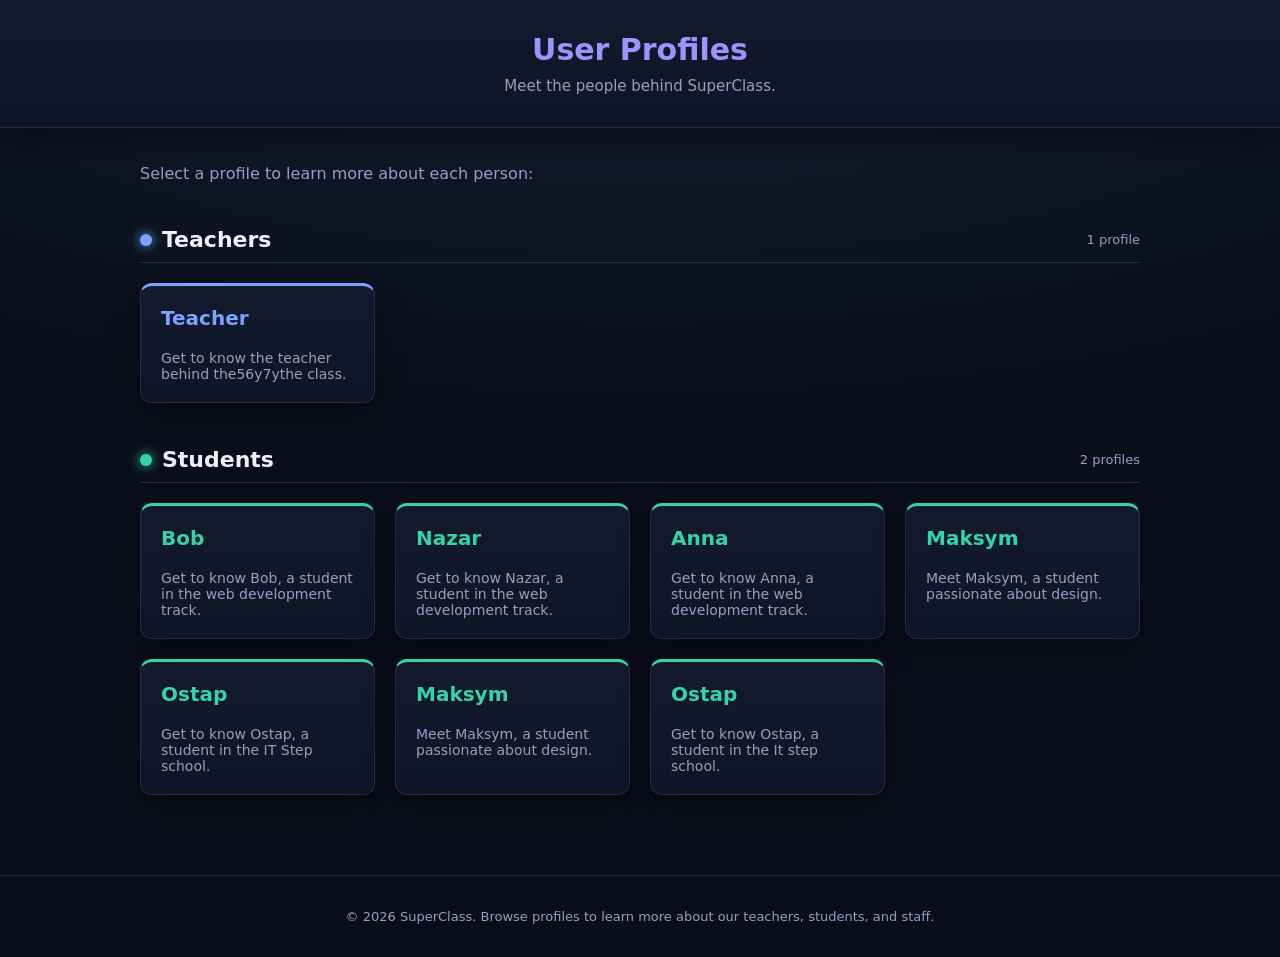
<file: index.html>
<!DOCTYPE html>
<html lang="en">

<head>
    <meta charset="utf-8" />
    <meta name="viewport" content="width=device-width, initial-scale=1" />
    <title>User Profiles</title>
    <meta name="description" content="A directory of user profiles, organized by role, for SuperClass." />
    <link rel="stylesheet" href="style.css" />
</head>

<body>
    <header>
        <h1>User Profiles</h1>
        <p class="tagline">Meet the people behind SuperClass.</p>
    </header>

    <div class="container">
        <p class="intro">Select a profile to learn more about each person:</p>

        <section class="profile-role teachers">
            <div class="category-heading">
                <span class="category-dot" aria-hidden="true"></span>
                <h2>Teachers</h2>
                <span class="category-count">1 profile</span>
            </div>
            <div class="cards-grid">
                <a href="./profiles/teacher/teacher.html" class="card-link">
                    <h3>Teacher</h3>
                    <p>Get to know the teacher behind the56y7ythe class.</p>
                </a>
            </div>
        </section>

        <section class="profile-role students">
            <div class="category-heading">
                <span class="category-dot" aria-hidden="true"></span>
                <h2>Students</h2>
                <span class="category-count">2 profiles</span>
            </div>
            <div class="cards-grid">
                <a href="./profiles/bob/profile.html" class="card-link">
                    <h3>Bob</h3>
                    <p>Get to know Bob, a student in the web development track.</p>
                </a>
                <a href="./profiles/nazar/profile.html" class="card-link">
                    <h3>Nazar</h3>
                    <p>Get to know Nazar, a student in the web development track.</p>
<a href="./profiles/anna/anna.html" class="card-link">
    <h3>Anna</h3>
    <p>Get to know Anna, a student in the web development track.</p>
</a>

<a href="./profiles/Maksym/profile.html" class="card-link">
    <h3>Maksym</h3>
    <p>Meet Maksym, a student passionate about design.</p>
</a>

<a href="./profiles/test/test.html" class="card-link">
    <h3>Ostap</h3>
    <p>Get to know Ostap, a student in the IT Step school.</p>
</a>
                <a href="./profiles/Maksym/profile.html" class="card-link">
                    <h3>Maksym</h3>
                    <p>Meet Maksym, a student passionate about design.</p>
                </a>
                <a href="./profiles/test/test.html" class="card-link">
                    <h3>Ostap</h3>
                    <p>Get to know Ostap, a student in the It step school.</p>
                </a>
            </div>
        </section>
    </div>
    <footer>
        <p>© 2026 SuperClass. Browse profiles to learn more about our teachers, students, and staff.</p>
    </footer>
</body>

</html>
</file>
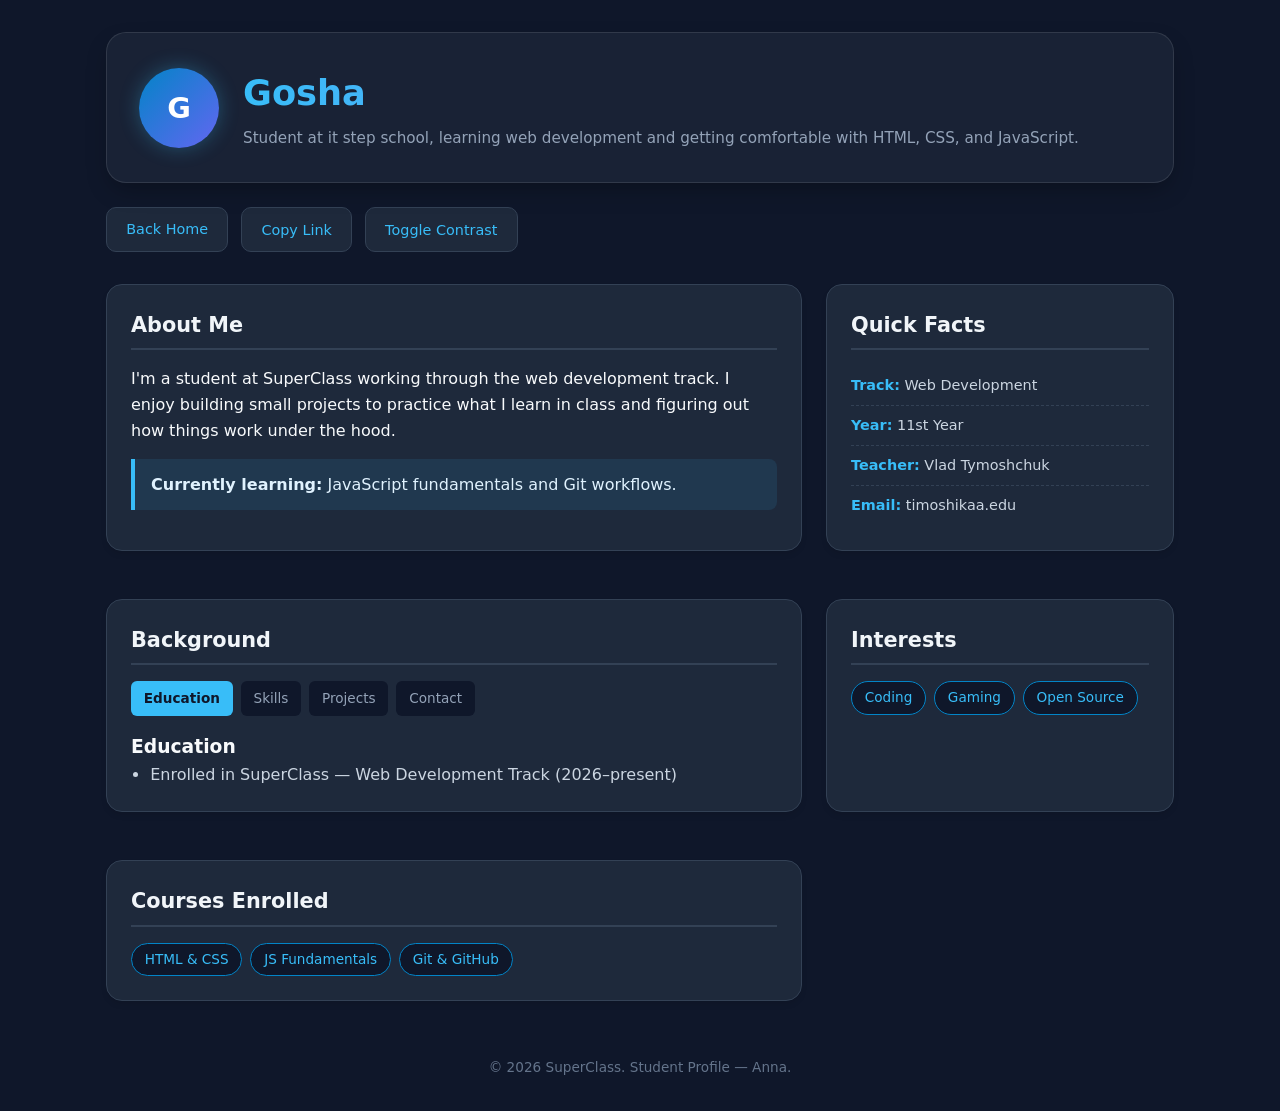
<file: profiles/anna/anna.html>
<!DOCTYPE html>
<html lang="en">
<head>
    <meta charset="UTF-8"><!DOCTYPE html>
<html lang="en">
<head>
    <meta charset="UTF-8">
    <meta name="viewport" content="width=device-width, initial-scale=1.0">
    <title>Gosha — Student Profile | SuperClass</title>
    <link rel="stylesheet" href="./style.css
    ">
</head>
<body>

    <!-- Header / Avatar Section -->
    <header class="profile-header">
        <div class="avatar">G</div>
        <div class="profile-title">
            <h1>Gosha</h1>
            <p>Student at it step school, learning web development and getting comfortable with HTML, CSS, and JavaScript.</p>
        </div>
    </header>

    <!-- Navigation / Action Buttons -->
    <div class="actions">
        <a href="../../index.html" class="btn">Back Home</a>
        <button class="btn">Copy Link</button>
        <button class="btn">Toggle Contrast</button>
    </div>

    <!-- Main Content Grid -->
    <main class="grid-container">
        <!-- About Me Section -->
        <section class="card about-me">
            <h2>About Me</h2>
            <p>I'm a student at SuperClass working through the web development track. I enjoy building small projects to practice what I learn in class and figuring out how things work under the hood.</p>
            <div class="highlight-box">
                <strong>Currently learning:</strong> JavaScript fundamentals and Git workflows.
            </div>
        </section>

        <!-- Quick Facts Section -->
        <aside class="card quick-facts">
            <h2>Quick Facts</h2>
            <ul>
                <li><strong>Track:</strong> Web Development</li>
                <li><strong>Year:</strong> 11st Year</li>
                <li><strong>Teacher:</strong> Vlad Tymoshchuk</li>
                <li><strong>Email:</strong> timoshikaa.edu</li>
            </ul>
        </aside>

        <!-- Background Section -->
        <section class="card background-section">
            <h2>Background</h2>
            <div class="tabs">
                <span class="tab active">Education</span>
                <span class="tab">Skills</span>
                <span class="tab">Projects</span>
                <span class="tab">Contact</span>
            </div>
            <div class="tab-content">
                <h3>Education</h3>
                <ul>
                    <li>Enrolled in SuperClass — Web Development Track (2026–present)</li>
                </ul>
            </div>
        </section>

        <!-- Interests Section -->
        <section class="card interests">
            <h2>Interests</h2>
            <div class="tags">
                <span class="tag">Coding</span>
                <span class="tag">Gaming</span>
                <span class="tag">Open Source</span>
            </div>
        </section>

        <!-- Courses Enrolled Section -->
        <section class="card courses">
            <h2>Courses Enrolled</h2>
            <div class="tags">
                <span class="tag">HTML & CSS</span>
                <span class="tag">JS Fundamentals</span>
                <span class="tag">Git & GitHub</span>
            </div>
        </section>
    </main>

    <!-- Footer -->
    <footer>
        <p>© 2026 SuperClass. Student Profile — Anna.</p>
    </footer>

</body>
</html>
    <meta name="viewport" content="width=device-width, initial-scale=1.0">
    <title>Document</title>
</head>
<body>
    
</body>
</html>
</file>
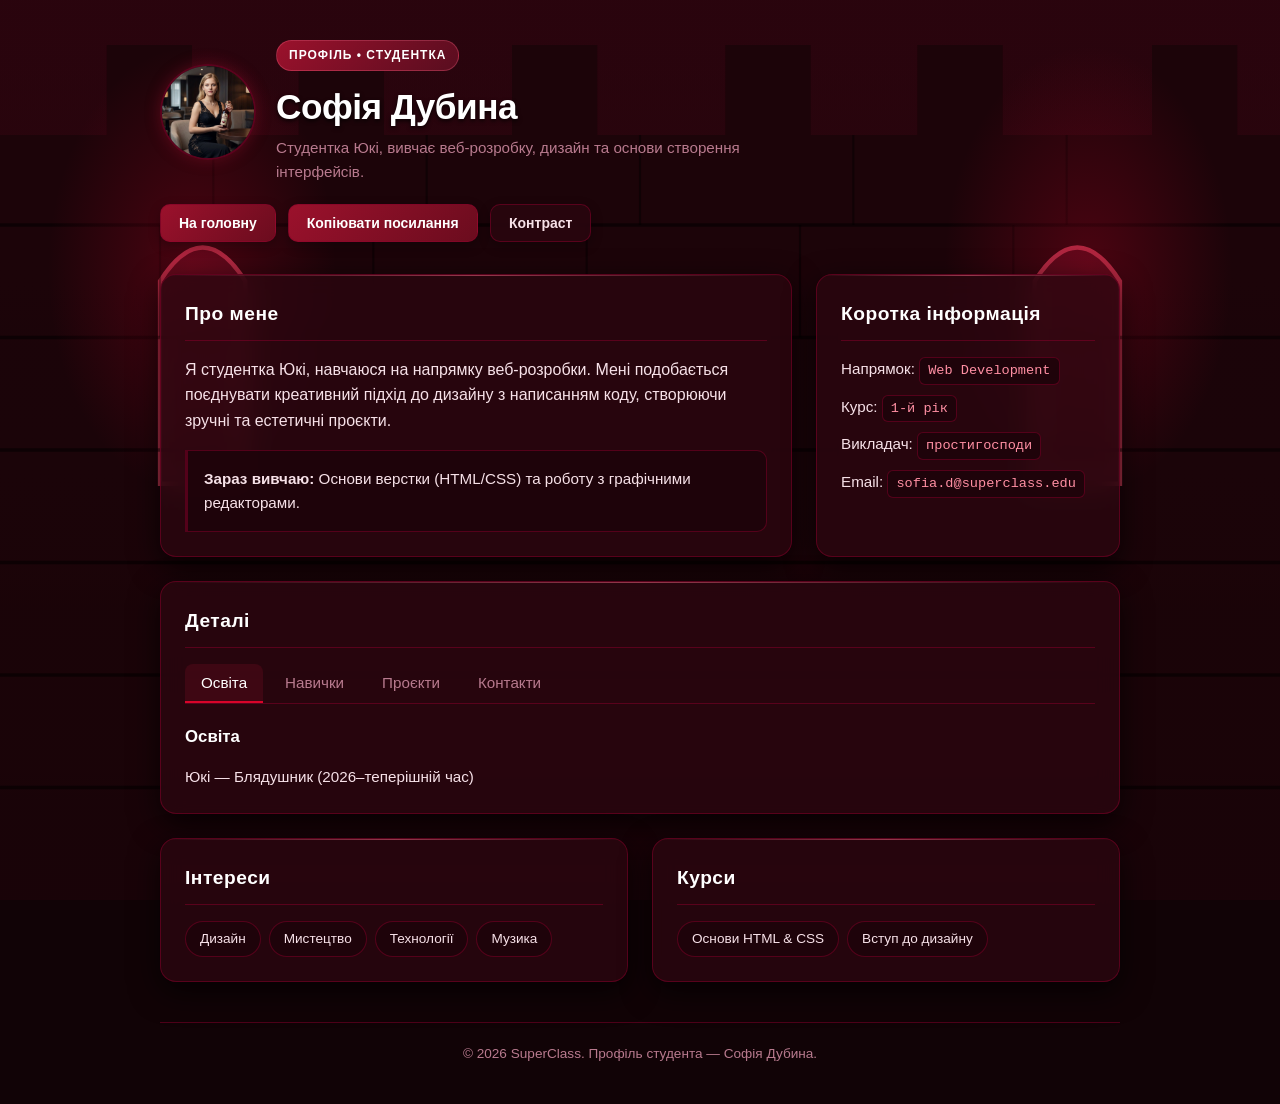
<file: profiles/dubynasofia/profile2.html>
<!DOCTYPE html>
<html lang="uk">

<head>
    <meta charset="utf-8" />
    <meta name="viewport" content="width=device-width, initial-scale=1" />
    <title>Софія Дубина — Профіль студента | Юкі
    </title>
    <meta name="description" content="Профіль студентки Софії Дубини у SuperClass." />
    <link rel="stylesheet" href="style.css" />
</head>

<body>
    <div class="container">
        <header>
            <div class="profile-heading">
                <img class="avatar" src="./Gemini_Generated_Image_in7j0din7j0din7j.jpg"
                    alt="Аватар Софії" width="96" height="96" />
                <div>
                    <span class="badge" aria-label="Profile role">Профіль • Студентка</span>
                    <h1 class="title">Софія Дубина</h1>
                    <p class="subtitle">Студентка Юкі, вивчає веб-розробку, дизайн та основи створення інтерфейсів.</p>
                </div>
            </div>
            <div class="toolbar">
                <button class="btn">
                    <a class="clear-styles" href="../../index.html">На головну</a>
                </button>
                <button id="copyLink" class="btn" aria-label="Copy shareable link">Копіювати посилання</button>
                <button id="toggleContrast" class="btn ghost" aria-label="Toggle high contrast">Контраст</button>
            </div>
        </header>

        <section class="grid">
            <article class="card span-8">
                <h2>Про мене</h2>
                <p>Я студентка Юкі, навчаюся на напрямку веб-розробки. Мені подобається поєднувати креативний підхід до дизайну з написанням коду, створюючи зручні та естетичні проєкти.</p>
                <div class="callout" role="note">
                    <strong>Зараз вивчаю:</strong> Основи верстки (HTML/CSS) та роботу з графічними редакторами.
                </div>
            </article>

            <aside class="card span-4">
                <h2>Коротка інформація</h2>
                <ul>
                    <li>Напрямок: <span class="kbd">Web Development</span></li>
                    <li>Курс: <span class="kbd">1-й рік</span></li>
                    <li>Викладач: <span class="kbd">простигосподи</span></li>
                    <li>Email: <span class="kbd">sofia.d@superclass.edu</span></li>
                </ul>
            </aside>

            <article class="card span-12">
                <h2>Деталі</h2>
                <div class="tabs" id="profileTabs">
                    <div class="tablist" role="tablist" aria-label="Profile sections">
                        <button class="tab" role="tab" aria-controls="tab-edu" data-tab="edu">Освіта</button>
                        <button class="tab" role="tab" aria-controls="tab-skills" data-tab="skills">Навички</button>
                        <button class="tab" role="tab" aria-controls="tab-projects" data-tab="projects">Проєкти</button>
                        <button class="tab" role="tab" aria-controls="tab-contact" data-tab="contact">Контакти</button>
                    </div>

                    <section class="tabpanel" id="tab-edu" role="tabpanel" aria-labelledby="edu">
                        <h3>Освіта</h3>
                        <ul>
                            <li>Юкі — Блядушник (2026–теперішній час)</li>
                        </ul>
                    </section>

                    <section class="tabpanel" id="tab-skills" role="tabpanel" aria-labelledby="skills">
                        <h3>Навички</h3>
                        <div class="pill-list" aria-label="Skills">
                            <span class="pill">HTML</span>
                            <span class="pill">CSS</span>
                            <span class="pill">Figma</span>
                            <span class="pill">UI/UX Design</span>
                        </div>
                    </section>

                    <section class="tabpanel" id="tab-projects" role="tabpanel" aria-labelledby="projects">
                        <h3>Проєкти</h3>
                        <ul>
                            <li>Персональне портфоліо (в процесі розробки)</li>
                            <li>Макети сторінок у Figma для навчальних завдань</li>
                        </ul>
                    </section>

                    <section class="tabpanel" id="tab-contact" role="tabpanel" aria-labelledby="contact">
                        <h3>Контакти</h3>
                        <ul>
                            <li>Email: sofia.d@superclass.edu</li>
                            <li>Група: Бляді Рівне</li>
                        </ul>
                    </section>
                </div>
            </article>

            <article class="card span-6">
                <h2>Інтереси</h2>
                <div class="pill-list" aria-label="Interests">
                    <span class="pill">Дизайн</span>
                    <span class="pill">Мистецтво</span>
                    <span class="pill">Технології</span>
                    <span class="pill">Музика</span>
                </div>
            </article>

            <article class="card span-6">
                <h2>Курси</h2>
                <div class="pill-list" aria-label="Courses">
                    <span class="pill">Основи HTML & CSS</span>
                    <span class="pill">Вступ до дизайну</span>
                </div>
            </article>
        </section>

        <footer>
            <p>© 2026 SuperClass. Профіль студента — Софія Дубина.</p>
        </footer>
    </div>

    <script>
        document.getElementById('copyLink').addEventListener('click', async () => {
            try {
                await navigator.clipboard.writeText(location.href);
                const btn = document.getElementById('copyLink');
                const old = btn.textContent;
                btn.textContent = 'Скопійовано!';
                setTimeout(() => btn.textContent = old, 1200);
            } catch { }
        });

        const toggleBtn = document.getElementById('toggleContrast');
        let high = false;
        toggleBtn.addEventListener('click', () => {
            high = !high;
            document.documentElement.style.setProperty('--bg', high ? '#05070f' : '');
            document.documentElement.style.setProperty('--card', high ? '#0a0f22' : '');
            document.documentElement.style.setProperty('--card-2', high ? '#0b1020' : '');
            document.documentElement.style.setProperty('--text', high ? '#f2f6ff' : '');
            document.documentElement.style.setProperty('--border', high ? '#243463' : '');
        });

        const tabsRoot = document.getElementById('profileTabs');
        const tabs = Array.from(tabsRoot.querySelectorAll('.tab'));
        const panels = Array.from(tabsRoot.querySelectorAll('.tabpanel'));
        
        function activate(id) {
            tabs.forEach(t => t.dataset.active = (t.dataset.tab === id));
            panels.forEach(p => p.classList.toggle('active', p.id === 'tab-' + id));
        }
        
        tabs.forEach(t => t.addEventListener('click', () => activate(t.dataset.tab)));
        activate('edu');
    </script>
</body>

</html>
</file>
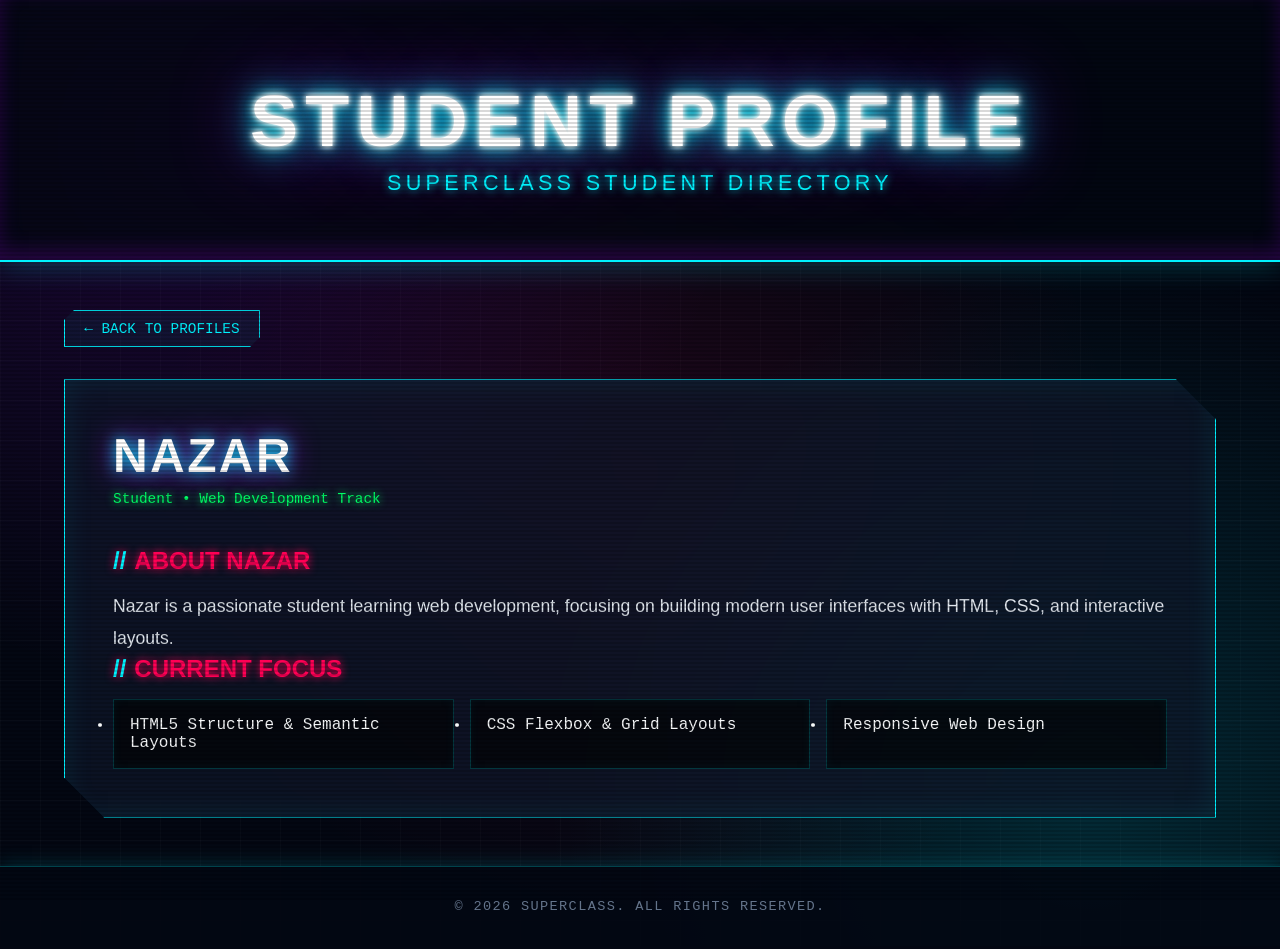
<file: profiles/nazar/profile.html>
<!DOCTYPE html>
<html lang="en">

<head>
    <meta charset="utf-8" />
    <meta name="viewport" content="width=device-width, initial-scale=1" />
    <title>Nazar's Profile - SuperClass</title>
    <meta name="description" content="Personal profile page of Nazar, a student at SuperClass." />
    <link rel="stylesheet" href="style.css" />
</head>

<body>
    <header>
        <h1>Student Profile</h1>
        <p class="tagline">SuperClass Student Directory</p>
    </header>

    <div class="container">
        <a href="index.html" class="back-link">&larr; Back to Profiles</a>

        <main class="profile-card">
            <h2>Nazar</h2>
            <p class="role-badge">Student &bull; Web Development Track</p>

            <section class="profile-bio">
                <h3>About Nazar</h3>
                <p>Nazar is a passionate student learning web development, focusing on building modern user interfaces with HTML, CSS, and interactive layouts.</p>
            </section>

            <section class="profile-details">
                <h3>Current Focus</h3>
                <ul>
                    <li>HTML5 Structure & Semantic Layouts</li>
                    <li>CSS Flexbox & Grid Layouts</li>
                    <li>Responsive Web Design</li>
                </ul>
            </section>
        </main>
    </div>

    <footer>
        <p>© 2026 SuperClass. All rights reserved.</p>
    </footer>
</body>

</html>
</file>
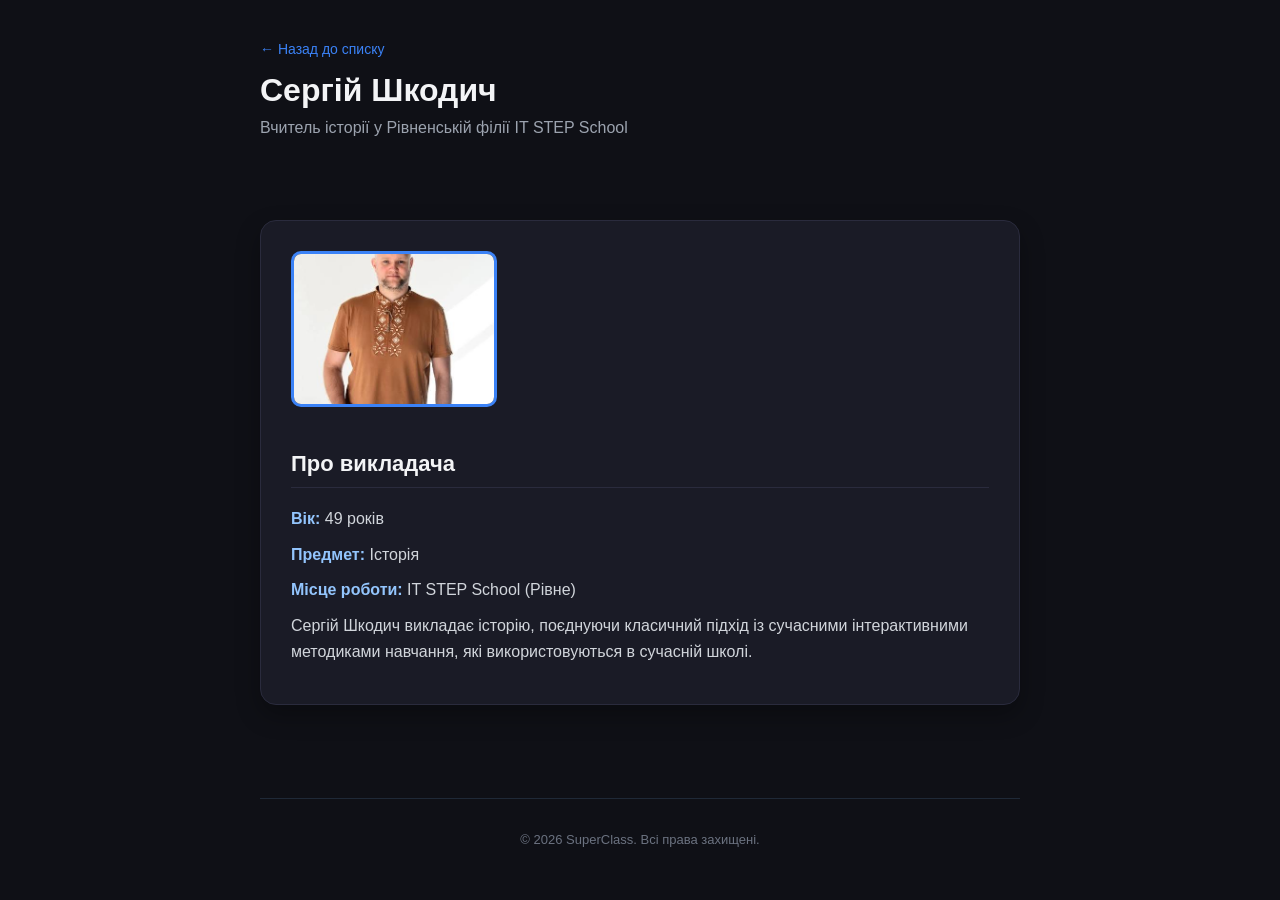
<file: profiles/victor/profile.html>
<!DOCTYPE html>
<html lang="uk">
<head>
    <meta charset="UTF-8">
    <meta name="viewport" content="width=device-width, initial-scale=1.0">
    <title>Профіль - Сергій Шкодич</title>
    <link rel="stylesheet" href="./style.css">
</head>
<body>
    <div class="container">
        <header class="profile-header">
            <a href="../../index.html" class="back-link">← Назад до списку</a>
            <h1>Сергій Шкодич</h1>
            <p class="subtitle">Вчитель історії у Рівненській філії IT STEP School</p>
        </header>

        <main class="profile-content">
            <div class="profile-card-large">
                <!-- Додане фото -->
                <div class="profile-image">
                    <img src="./images (1).jpg
                    " alt="Сергій Шкодич" style="width: 200px; border-radius: 10px; margin-bottom: 20px;">
                </div>
                <div class="profile-info">
                    <h2>Про викладача</h2>
                    <p><strong>Вік:</strong> 49 років</p>
                    <p><strong>Предмет:</strong> Історія</p>
                    <p><strong>Місце роботи:</strong> IT STEP School (Рівне)</p>
                    <p>Сергій Шкодич викладає історію, поєднуючи класичний підхід із сучасними інтерактивними методиками навчання, які використовуються в сучасній школі.</p>
                </div>
            </div>
        </main>

        <footer>
            <p>&copy; 2026 SuperClass. Всі права захищені.</p>
        </footer>
    </div>
</body>
</html>
</file>
<file: style.css>
:root {
  --bg: #0a0e1a;
  --card: #131a2e;
  --card-2: #0f1526;
  --text: #eef1fb;
  --muted: #93a0c2;
  --brand: #7aa2ff;
  --border: #232b45;
  --shadow: 0 10px 30px rgba(0, 0, 0, 0.4);

  --teachers: #7aa2ff;
  --students: #34d3a8;
  --staff: #c084fc;
}

body {
  margin: 0;
  font-family:
    ui-sans-serif,
    system-ui,
    -apple-system,
    Segoe UI,
    Roboto,
    Inter,
    Helvetica Neue,
    Arial;
  background:
    radial-gradient(1200px 500px at 50% -10%, rgba(122, 162, 255, 0.12), transparent),
    var(--bg);
  color: var(--text);
}

header {
  background: linear-gradient(180deg, var(--card), var(--card-2));
  border-bottom: 1px solid var(--border);
  padding: 32px 20px;
  box-shadow: var(--shadow);
  text-align: center;
}

header h1 {
  margin: 0;
  font-size: 30px;
  background: linear-gradient(90deg, var(--teachers), var(--staff));
  -webkit-background-clip: text;
  background-clip: text;
  color: transparent;
}

header .tagline {
  margin: 10px 0 0;
  color: var(--muted);
  font-size: 15px;
}

.container {
  max-width: 1000px;
  margin: 0 auto;
  padding: 20px;
}

.intro {
  color: var(--muted);
}

.profile-role {
  margin-top: 44px;
}

.category-heading {
  display: flex;
  align-items: center;
  gap: 10px;
  border-bottom: 1px solid var(--border);
  padding-bottom: 10px;
}

.category-heading h2 {
  margin: 0;
  font-size: 22px;
}

.category-dot {
  width: 12px;
  height: 12px;
  border-radius: 50%;
  background: var(--accent, var(--brand));
  box-shadow: 0 0 12px var(--accent, var(--brand));
}

.category-count {
  margin-left: auto;
  font-size: 13px;
  color: var(--muted);
}

.teachers { --accent: var(--teachers); }
.students { --accent: var(--students); }

.cards-grid {
  display: grid;
  grid-template-columns: repeat(auto-fill, minmax(220px, 1fr));
  gap: 20px;
  margin-top: 20px;
}

.card-link {
  display: block;
  background: linear-gradient(180deg, var(--card), var(--card-2));
  border: 1px solid var(--border);
  border-top: 3px solid var(--accent, var(--brand));
  border-radius: 12px;
  padding: 20px;
  text-decoration: none;
  color: var(--text);
  box-shadow: var(--shadow);
  transition:
    transform 0.2s ease,
    box-shadow 0.2s ease,
    border-color 0.2s ease;
}

.card-link:hover {
  transform: translateY(-4px);
  box-shadow: 0 12px 30px rgba(0, 0, 0, 0.45);
  border-color: var(--accent, var(--brand));
}

.card-link h3 {
  margin-top: 0;
  color: var(--accent, var(--brand));
  font-size: 20px;
}

.card-link p {
  margin-bottom: 0;
  font-size: 14px;
  color: var(--muted);
}

footer {
  margin-top: 60px;
  text-align: center;
  font-size: 13px;
  color: var(--muted);
  padding: 20px;
  border-top: 1px solid var(--border);
}
</file>
<file: profiles/anna/style.css>
* {
    margin: 0;
    padding: 0;
    box-sizing: border-box;
    font-family: 'Segoe UI', system-ui, -apple-system, sans-serif;
}

body {
    background-color: #0f172a;
    color: #f8fafc;
    line-height: 1.6;
    padding: 2rem 1rem;
    max-width: 1100px;
    margin: 0 auto;
}

/* --- Хедер та Аватар --- */
.profile-header {
    display: flex;
    align-items: center;
    gap: 1.5rem;
    background: rgba(30, 41, 59, 0.7); /* Виправлено фон для кращої гармонії */
    backdrop-filter: blur(10px);
    border: 1px solid rgba(255, 255, 255, 0.1);
    padding: 2rem;
    border-radius: 20px;
    box-shadow: 0 10px 25px -5px rgba(0, 0, 0, 0.3);
    margin-bottom: 1.5rem;
}

.avatar {
    width: 80px;
    height: 80px;
    background: linear-gradient(135deg, #0284c7, #6366f1);
    border-radius: 50%;
    display: flex;
    align-items: center;
    justify-content: center;
    font-size: 1.8rem;
    font-weight: 700;
    color: #ffffff;
    box-shadow: 0 0 20px rgba(56, 189, 248, 0.3);
    flex-shrink: 0;
}

.profile-title h1 {
    font-size: 2.2rem;
    background: linear-gradient(to right, #38bdf8, #818cf8);
    -webkit-background-clip: text; /* Для WebKit-браузерів (Chrome, Safari, Edge) */
    background-clip: text;         /* Стандартна властивість (прибирає підкреслення) */
    -webkit-text-fill-color: transparent;
    margin-bottom: 0.3rem;
}

.profile-title p {
    color: #94a3b8; /* Виправлено з #03070c, щоб текст був помітним на темному фоні */
    font-size: 0.95rem;
}

/* --- Кнопки навігації --- */
.actions {
    display: flex;
    gap: 0.8rem;
    margin-bottom: 2rem;
}

.btn {
    background: #1e293b;
    color: #38bdf8;
    border: 1px solid #334155;
    padding: 0.6rem 1.2rem;
    border-radius: 10px;
    cursor: pointer;
    text-decoration: none;
    font-size: 0.9rem;
    font-weight: 500;
    transition: all 0.2s ease;
}

.btn:hover {
    background: #38bdf8;
    color: #0f172a;
    border-color: #38bdf8;
    box-shadow: 0 0 15px rgba(56, 189, 248, 0.4);
    transform: translateY(-2px);
}

/* --- Сітка (Grid Layout) --- */
.grid-container {
    display: grid;
    grid-template-columns: 2fr 1fr;
    gap: 1.5rem;
}

/* --- Картки --- */
.card {
    background: #1e293b; /* Виправлено з #325243 на гармонійний темний slate */
    border-radius: 16px;
    padding: 1.5rem;
    border: 1px solid #334155;
    box-shadow: 0 4px 6px -1px rgba(0, 0, 0, 0.1);
    margin-bottom: 1.5rem;
    transition: border-color 0.3s ease;
}

.card:hover {
    border-color: #475569;
}

.card h2 {
    font-size: 1.3rem;
    color: #f1f5f9;
    margin-bottom: 1rem;
    border-bottom: 2px solid #334155;
    padding-bottom: 0.4rem;
}

/* --- Блок Highlight --- */
.highlight-box {
    margin-top: 1rem;
    background: rgba(56, 189, 248, 0.1);
    border-left: 4px solid #38bdf8;
    padding: 0.8rem 1rem;
    border-radius: 0 8px 8px 0;
    color: #e0f2fe;
}

/* --- Список Quick Facts --- */
.quick-facts ul {
    list-style: none;
}

.quick-facts li {
    padding: 0.5rem 0;
    border-bottom: 1px dashed #334155;
    font-size: 0.9rem;
    color: #cbd5e1;
}

.quick-facts li:last-child {
    border-bottom: none;
}

.quick-facts strong {
    color: #38bdf8; /* Виправлено з #a06814 для гармонії з палітрою */
}

/* --- Вкладки (Tabs) --- */
.tabs {
    display: flex;
    gap: 0.5rem;
    margin-bottom: 1rem;
}

.tab {
    padding: 0.4rem 0.8rem;
    background: #0f172a;
    border-radius: 6px;
    font-size: 0.85rem;
    color: #94a3b8;
    cursor: pointer;
}

.tab.active {
    background: #38bdf8;
    color: #0f172a;
    font-weight: 600;
}

.tab-content ul {
    padding-left: 1.2rem;
    color: #cbd5e1;
}

/* --- Теги (Interests & Courses) --- */
.tags {
    display: flex;
    flex-wrap: wrap;
    gap: 0.5rem;
}

.tag {
    background: #0f172a;
    color: #38bdf8; /* Виправлено кислотно-зелений на єдину палітру */
    border: 1px solid #0284c7;
    padding: 0.3rem 0.8rem;
    border-radius: 20px;
    font-size: 0.85rem;
    font-weight: 500;
}

/* --- Футер --- */
footer {
    text-align: center;
    margin-top: 2rem;
    color: #64748b;
    font-size: 0.85rem;
}

/* --- Адаптивність для телефонів --- */
@media (max-width: 768px) {
    .grid-container {
        grid-template-columns: 1fr;
    }
    
    .profile-header {
        flex-direction: column;
        text-align: center;
    }
}
</file>
<file: profiles/dubynasofia/style.css>
:root {
    --bg: #110306;
    --card: rgba(43, 7, 16, 0.8);
    --card-2: rgba(30, 4, 11, 0.9);
    --text: #f7e1e8;
    --border: rgba(139, 0, 45, 0.5);
    --brand: #9b112c;
    --brand-hover: #b91c3d;
    --muted: #b87a8e;
    --accent: #d90429;
    --radius: 16px;
    --shadow: 0 10px 30px rgba(0, 0, 0, 0.7);
    --glass-blur: blur(12px);
}

* {
    box-sizing: border-box;
    margin: 0;
    padding: 0;
}

body {
    background-color: var(--bg);
    color: var(--text);
    font-family: -apple-system, BlinkMacSystemFont, "Segoe UI", Roboto, Helvetica, Arial, sans-serif;
    line-height: 1.6;
    min-height: 100vh;
    position: relative;
    overflow-x: hidden;
}

/* Чіткий середньовічний замок, вікна та краєвид на фоні через SVG-шаблон */
body::before {
    content: '';
    position: fixed;
    top: 0;
    left: 0;
    width: 100%;
    height: 100%;
    pointer-events: none;
    z-index: -1;
    background-image: 
        /* Величні арки вікон замку зі світлом краєвиду */
        radial-gradient(ellipse 180px 280px at 15% 30%, rgba(217, 4, 41, 0.25) 0%, transparent 80%),
        radial-gradient(ellipse 180px 280px at 85% 30%, rgba(217, 4, 41, 0.25) 0%, transparent 80%),
        /* SVG-малюнок стін замку, зубців та вікон */
        url("data:image/svg+xml,%3Csvg xmlns='http://www.w3.org/2000/svg' viewBox='0 0 1200 800' width='100%' height='100%' preserveAspectRatio='none'%3E%3Cdefs%3E%3ClinearGradient id='sky' x1='0%25' y1='0%25' x2='0%25' y2='100%25'%3E%3Cstop offset='0%25' stop-color='%233a0512' stop-opacity='0.6'/%3E%3Cstop offset='100%25' stop-color='%23110306' stop-opacity='0.9'/%3E%3C/linearGradient%3E%3C/defs%3E%3Crect width='1200' height='800' fill='url(%23sky)'/%3E%3C!-- Зубці стін замку зверху --%3E%3Cpath d='M0 120 h100 v-80 h80 v80 h100 v-80 h80 v80 h120 v-80 h80 v80 h120 v-80 h80 v80 h100 v-80 h80 v80 h140 v-80 h80 v80 h100 v680 H0 Z' fill='%231a0409' opacity='0.85'/%3E%3C!-- Готичні вікна-арки --%3E%3Cpath d='M150 250 q40 -60 80 0 v180 h-80 Z' fill='%23590d1f' opacity='0.6' stroke='%23ff4d6d' stroke-width='4'/%3E%3Cpath d='M970 250 q40 -60 80 0 v180 h-80 Z' fill='%23590d1f' opacity='0.6' stroke='%23ff4d6d' stroke-width='4'/%3E%3C!-- Текстура кам'яних блоків стіни --%3E%3Cpath d='M0 200 H1200 M0 300 H1200 M0 400 H1200 M0 500 H1200 M0 600 H1200 M0 700 H1200' stroke='%23000000' stroke-width='3' opacity='0.5'/%3E%3Cpath d='M200 120 V200 M400 120 V200 M600 120 V200 M800 120 V200 M1000 120 V200 M150 200 V300 M350 200 V300 M550 200 V300 M750 200 V300 M950 200 V300' stroke='%23000000' stroke-width='2' opacity='0.4'/%3E%3C/svg%3E"),
        linear-gradient(180deg, #110306 0%, #22050c 100%);
    background-size: cover;
    background-position: center;
    background-attachment: fixed;
}

.container {
    max-width: 1000px;
    margin: 0 auto;
    padding: 40px 20px;
    position: relative;
    z-index: 1;
}

/* Шапка профілю */
header {
    display: flex;
    justify-content: space-between;
    align-items: flex-start;
    margin-bottom: 32px;
    flex-wrap: wrap;
    gap: 20px;
}

.profile-heading {
    display: flex;
    gap: 20px;
    align-items: center;
}

.avatar {
    border-radius: 50%;
    object-fit: cover;
    border: 2px solid var(--border);
    box-shadow: 0 0 15px rgba(155, 17, 44, 0.4);
    background-color: var(--card);
}

.badge {
    display: inline-block;
    font-size: 0.75rem;
    font-weight: 600;
    text-transform: uppercase;
    letter-spacing: 1px;
    background: linear-gradient(135deg, var(--brand), #590d1f);
    color: #fff;
    padding: 5px 12px;
    border-radius: 20px;
    margin-bottom: 8px;
    border: 1px solid rgba(255, 107, 138, 0.3);
}

.title {
    font-size: 2.2rem;
    font-weight: 800;
    letter-spacing: -0.5px;
    color: #fff;
    text-shadow: 0 2px 4px rgba(0,0,0,0.8);
}

.subtitle {
    color: var(--muted);
    font-size: 0.95rem;
    max-width: 500px;
}

/* Кнопки */
.toolbar {
    display: flex;
    gap: 12px;
}

.btn {
    background: linear-gradient(135deg, var(--brand), #6b0c1e);
    color: #fff;
    border: 1px solid var(--border);
    padding: 10px 18px;
    border-radius: 10px;
    font-size: 0.875rem;
    font-weight: 600;
    cursor: pointer;
    transition: all 0.25s ease;
    box-shadow: 0 4px 12px rgba(0,0,0,0.3);
}

.btn:hover {
    background: linear-gradient(135deg, var(--brand-hover), var(--brand));
    border-color: var(--accent);
    transform: translateY(-2px);
    box-shadow: 0 6px 16px rgba(155, 17, 44, 0.4);
}

.btn.ghost {
    background: var(--card);
    backdrop-filter: var(--glass-blur);
    color: var(--text);
    border: 1px solid var(--border);
}

.btn.ghost:hover {
    background: rgba(155, 17, 44, 0.2);
    border-color: var(--brand);
    color: #fff;
}

.clear-styles {
    color: inherit;
    text-decoration: none;
    display: block;
}

/* Сітка (Grid) */
.grid {
    display: grid;
    grid-template-columns: repeat(12, 1fr);
    gap: 24px;
}

.span-4 { grid-column: span 4; }
.span-6 { grid-column: span 6; }
.span-8 { grid-column: span 8; }
.span-12 { grid-column: span 12; }

/* Картки у стилі "Glassmorphism" */
.card {
    background: var(--card);
    backdrop-filter: var(--glass-blur);
    -webkit-backdrop-filter: var(--glass-blur);
    border: 1px solid var(--border);
    border-radius: var(--radius);
    padding: 24px;
    box-shadow: var(--shadow);
    position: relative;
    overflow: hidden;
    transition: transform 0.3s ease, border-color 0.3s ease, box-shadow 0.3s ease;
}

.card::before {
    content: '';
    position: absolute;
    top: 0;
    left: 0;
    right: 0;
    height: 1px;
    background: linear-gradient(90deg, transparent, rgba(255, 107, 138, 0.5), transparent);
}

.card:hover {
    border-color: rgba(217, 4, 41, 0.6);
    box-shadow: 0 15px 35px rgba(155, 17, 44, 0.4);
    transform: translateY(-3px);
}

.card h2 {
    font-size: 1.2rem;
    margin-bottom: 16px;
    padding-bottom: 10px;
    border-bottom: 1px solid var(--border);
    color: #fff;
    letter-spacing: 0.5px;
}

.card ul {
    list-style: none;
    display: flex;
    flex-direction: column;
    gap: 10px;
}

.card li {
    font-size: 0.95rem;
    color: var(--text);
}

.callout {
    background-color: var(--card-2);
    border-left: 3px solid var(--accent);
    padding: 16px;
    border-radius: 0 10px 10px 0;
    margin-top: 16px;
    font-size: 0.95rem;
    border: 1px solid var(--border);
    border-left-width: 3px;
}

.kbd {
    display: inline-block;
    background-color: var(--card-2);
    border: 1px solid var(--border);
    padding: 2px 8px;
    border-radius: 6px;
    font-family: monospace;
    font-size: 0.85rem;
    color: #ff8fa3;
}

.pill-list {
    display: flex;
    flex-wrap: wrap;
    gap: 8px;
}

.pill {
    background-color: var(--card-2);
    border: 1px solid var(--border);
    padding: 6px 14px;
    border-radius: 20px;
    font-size: 0.85rem;
    font-weight: 500;
    color: #f7e1e8;
    transition: all 0.2s ease;
}

.pill:hover {
    border-color: var(--brand);
    background-color: rgba(155, 17, 44, 0.2);
}

/* Таби */
.tabs {
    margin-top: 10px;
}

.tablist {
    display: flex;
    gap: 6px;
    border-bottom: 1px solid var(--border);
    margin-bottom: 20px;
    overflow-x: auto;
}

.tab {
    background: none;
    border: none;
    padding: 10px 16px;
    font-size: 0.95rem;
    font-weight: 500;
    color: var(--muted);
    cursor: pointer;
    border-bottom: 2px solid transparent;
    transition: all 0.2s ease;
    border-radius: 8px 8px 0 0;
}

.tab:hover {
    color: #fff;
    background: rgba(155, 17, 44, 0.1);
}

.tab[data-active="true"] {
    color: #fff;
    border-bottom-color: var(--accent);
    background: rgba(155, 17, 44, 0.2);
}

.tabpanel {
    display: none;
}

.tabpanel.active {
    display: block;
    animation: fadeIn 0.3s ease;
}

.tabpanel h3 {
    margin-bottom: 14px;
    font-size: 1.05rem;
    color: #fff;
}

/* Футер */
footer {
    margin-top: 40px;
    text-align: center;
    color: var(--muted);
    font-size: 0.85rem;
    padding-top: 20px;
    border-top: 1px solid var(--border);
}

@keyframes fadeIn {
    from { opacity: 0; transform: translateY(4px); }
    to { opacity: 1; transform: translateY(0); }
}

@media (max-width: 768px) {
    .span-4, .span-6, .span-8 {
        grid-column: span 12;
    }
    header {
        flex-direction: column;
    }
    .toolbar {
        width: 100%;
        flex-wrap: wrap;
    }
}
</file>
<file: profiles/nazar/style.css>
:root {
    --neon-blue: #00f3ff;
    --neon-purple: #b000ff;
    --neon-pink: #ff0055;
    --neon-green: #00ff66;
    --neon-yellow: #ffe600;
    --bg-dark: #030712;
    --bg-card: rgba(15, 23, 42, 0.75);
    --bg-glass: rgba(255, 255, 255, 0.03);
    --border-neon: rgba(0, 243, 255, 0.3);
    --text-glow: 0 0 10px rgba(0, 243, 255, 0.7);
    --ff-cyber: 'Chakra Petch', 'Orbitron', 'Rajdhani', -apple-system, sans-serif;
    --ff-code: 'Fira Code', 'JetBrains Mono', monospace;
}

*, *::before, *::after {
    box-sizing: border-box;
    margin: 0;
    padding: 0;
}

html {
    scroll-behavior: smooth;
    background-color: var(--bg-dark);
}

body {
    font-family: var(--ff-cyber);
    background-color: var(--bg-dark);
    color: #f8fafc;
    min-height: 100vh;
    display: flex;
    flex-direction: column;
    overflow-x: hidden;
    position: relative;
    background-image: 
        radial-gradient(circle at 15% 15%, rgba(176, 0, 255, 0.15) 0%, transparent 40%),
        radial-gradient(circle at 85% 85%, rgba(0, 243, 255, 0.15) 0%, transparent 40%),
        radial-gradient(circle at 50% 50%, rgba(255, 0, 85, 0.1) 0%, transparent 60%),
        linear-gradient(rgba(255, 255, 255, 0.02) 1px, transparent 1px),
        linear-gradient(90deg, rgba(255, 255, 255, 0.02) 1px, transparent 1px);
    background-size: 100% 100%, 100% 100%, 100% 100%, 40px 40px, 40px 40px;
}

body::before {
    content: '';
    position: fixed;
    top: 0;
    left: 0;
    width: 100vw;
    height: 100vh;
    background: linear-gradient(rgba(18, 16, 16, 0) 50%, rgba(0, 0, 0, 0.25) 50%);
    background-size: 100% 4px;
    z-index: 999;
    pointer-events: none;
    opacity: 0.6;
}

::-webkit-scrollbar {
    width: 8px;
}

::-webkit-scrollbar-track {
    background: #020617;
}

::-webkit-scrollbar-thumb {
    background: linear-gradient(180deg, var(--neon-blue), var(--neon-purple));
    border-radius: 4px;
    box-shadow: 0 0 10px var(--neon-blue);
}

header {
    position: relative;
    padding: 5rem 1.5rem 4rem;
    text-align: center;
    background: rgba(3, 7, 18, 0.8);
    backdrop-filter: blur(12px);
    border-bottom: 2px solid var(--neon-blue);
    box-shadow: 0 0 30px rgba(0, 243, 255, 0.3), inset 0 -10px 20px rgba(176, 0, 255, 0.2);
    overflow: hidden;
}

header::before {
    content: '';
    position: absolute;
    top: 0;
    left: -100%;
    width: 100%;
    height: 3px;
    background: linear-gradient(90deg, transparent, var(--neon-blue), var(--neon-pink), transparent);
    animation: laser-scan 4s linear infinite;
}

header h1 {
    font-size: clamp(2.5rem, 6vw, 4.5rem);
    font-weight: 900;
    text-transform: uppercase;
    letter-spacing: 0.1em;
    color: #fff;
    text-shadow: 
        0 0 5px #fff,
        0 0 10px #fff,
        0 0 20px var(--neon-blue),
        0 0 40px var(--neon-blue),
        0 0 80px var(--neon-purple);
    animation: cyber-glitch 3s infinite alternate;
}

header .tagline {
    font-size: clamp(1rem, 2vw, 1.35rem);
    color: var(--neon-blue);
    letter-spacing: 0.2em;
    text-transform: uppercase;
    margin-top: 0.5rem;
    text-shadow: 0 0 8px var(--neon-blue);
}

.container {
    max-width: 1200px;
    width: 100%;
    margin: 0 auto;
    padding: 3rem 1.5rem;
    flex: 1;
}

.intro {
    font-size: 1.25rem;
    color: #94a3b8;
    margin-bottom: 3rem;
    text-transform: uppercase;
    letter-spacing: 0.08em;
    display: flex;
    align-items: center;
    gap: 1rem;
}

.intro::before {
    content: '>';
    color: var(--neon-pink);
    font-size: 1.5rem;
    font-weight: bold;
    text-shadow: 0 0 10px var(--neon-pink);
    animation: blink 1s infinite;
}

.profile-role {
    margin-bottom: 4rem;
    position: relative;
}

.category-heading {
    display: flex;
    align-items: center;
    gap: 1.25rem;
    margin-bottom: 2rem;
    padding-bottom: 0.75rem;
    border-bottom: 1px solid rgba(0, 243, 255, 0.2);
}

.category-dot {
    width: 16px;
    height: 16px;
    background-color: var(--neon-purple);
    clip-path: polygon(50% 0%, 100% 50%, 50% 100%, 0% 50%);
    box-shadow: 0 0 15px var(--neon-purple);
    animation: neon-pulse-purple 1.5s infinite alternate;
}

.students .category-dot {
    background-color: var(--neon-green);
    box-shadow: 0 0 15px var(--neon-green);
    animation: neon-pulse-green 1.5s infinite alternate;
}

.category-heading h2 {
    font-size: 2rem;
    font-weight: 800;
    text-transform: uppercase;
    letter-spacing: 0.05em;
    color: #ffffff;
    text-shadow: 0 0 10px rgba(255, 255, 255, 0.5);
}

.category-count {
    margin-left: auto;
    font-family: var(--ff-code);
    font-size: 0.85rem;
    color: var(--neon-blue);
    background: rgba(0, 243, 255, 0.1);
    border: 1px solid var(--neon-blue);
    padding: 0.3rem 0.8rem;
    border-radius: 2px;
    box-shadow: 0 0 10px rgba(0, 243, 255, 0.2);
}

.cards-grid {
    display: grid;
    grid-template-columns: repeat(auto-fill, minmax(320px, 1fr));
    gap: 2rem;
}

.card-link {
    display: flex;
    flex-direction: column;
    justify-content: space-between;
    background: var(--bg-card);
    backdrop-filter: blur(10px);
    border: 1px solid var(--border-neon);
    padding: 2rem;
    text-decoration: none;
    color: #ffffff;
    position: relative;
    clip-path: polygon(0 0, calc(100% - 20px) 0, 100% 20px, 100% 100%, 20px 100%, 0 calc(100% - 20px));
    transition: all 0.3s cubic-bezier(0.23, 1, 0.32, 1);
    box-shadow: 0 0 15px rgba(0, 0, 0, 0.5), inset 0 0 15px rgba(0, 243, 255, 0.05);
}

.card-link::before {
    content: '';
    position: absolute;
    top: 0;
    left: 0;
    width: 100%;
    height: 100%;
    background: linear-gradient(135deg, rgba(0, 243, 255, 0.1), transparent 60%);
    opacity: 0;
    transition: opacity 0.3s ease;
}

.students .card-link {
    border-color: rgba(0, 255, 102, 0.3);
}

.teachers .card-link {
    border-color: rgba(176, 0, 255, 0.3);
}

.card-link:hover {
    transform: translateY(-8px) scale(1.02);
    box-shadow: 0 0 30px rgba(0, 243, 255, 0.4), inset 0 0 20px rgba(0, 243, 255, 0.2);
    border-color: var(--neon-blue);
}

.teachers .card-link:hover {
    box-shadow: 0 0 30px rgba(176, 0, 255, 0.5), inset 0 0 20px rgba(176, 0, 255, 0.2);
    border-color: var(--neon-purple);
}

.students .card-link:hover {
    box-shadow: 0 0 30px rgba(0, 255, 102, 0.5), inset 0 0 20px rgba(0, 255, 102, 0.2);
    border-color: var(--neon-green);
}

.card-link:hover::before {
    opacity: 1;
}

.card-link h3 {
    font-size: 1.6rem;
    font-weight: 800;
    letter-spacing: 0.05em;
    color: #ffffff;
    margin-bottom: 0.75rem;
    text-shadow: 0 0 8px rgba(255, 255, 255, 0.6);
    display: flex;
    justify-content: space-between;
    align-items: center;
}

.card-link h3::after {
    content: '❯';
    color: var(--neon-pink);
    font-size: 1.2rem;
    text-shadow: 0 0 10px var(--neon-pink);
    transition: transform 0.3s ease;
}

.card-link:hover h3::after {
    transform: translateX(6px);
}

.card-link p {
    color: #cbd5e1;
    font-size: 0.95rem;
    line-height: 1.6;
    font-family: var(--ff-cyber);
}

.badge {
    display: inline-block;
    font-family: var(--ff-code);
    font-size: 0.75rem;
    color: var(--neon-yellow);
    background: rgba(255, 230, 0, 0.1);
    border: 1px solid var(--neon-yellow);
    padding: 0.2rem 0.6rem;
    margin-bottom: 0.75rem;
    text-shadow: 0 0 5px var(--neon-yellow);
    box-shadow: 0 0 8px rgba(255, 230, 0, 0.2);
}

.skills-list {
    display: flex;
    flex-wrap: wrap;
    gap: 0.5rem;
    margin-top: 1.5rem;
    padding-top: 1rem;
    border-top: 1px dashed rgba(255, 255, 255, 0.15);
}

.skills-list li {
    font-family: var(--ff-code);
    font-size: 0.75rem;
    color: var(--neon-blue);
    background: rgba(0, 0, 0, 0.5);
    border: 1px solid rgba(0, 243, 255, 0.3);
    padding: 0.2rem 0.5rem;
}

.back-link {
    display: inline-flex;
    align-items: center;
    gap: 0.5rem;
    font-family: var(--ff-code);
    font-size: 0.9rem;
    color: var(--neon-blue);
    text-transform: uppercase;
    text-decoration: none;
    margin-bottom: 2rem;
    padding: 0.6rem 1.2rem;
    background: rgba(0, 243, 255, 0.05);
    border: 1px solid var(--neon-blue);
    box-shadow: 0 0 10px rgba(0, 243, 255, 0.2);
    transition: all 0.3s ease;
    clip-path: polygon(10px 0, 100% 0, 100% calc(100% - 10px), calc(100% - 10px) 100%, 0 100%, 0 10px);
}

.back-link:hover {
    background: var(--neon-blue);
    color: var(--bg-dark);
    box-shadow: 0 0 25px var(--neon-blue);
    transform: translateX(-5px);
}

.profile-card {
    background: var(--bg-card);
    backdrop-filter: blur(15px);
    border: 1px solid var(--neon-blue);
    padding: 3rem;
    position: relative;
    clip-path: polygon(0 0, calc(100% - 40px) 0, 100% 40px, 100% 100%, 40px 100%, 0 calc(100% - 40px));
    box-shadow: 0 0 40px rgba(0, 243, 255, 0.25), inset 0 0 30px rgba(0, 243, 255, 0.1);
}

.profile-card h2 {
    font-size: 3rem;
    font-weight: 900;
    text-transform: uppercase;
    letter-spacing: 0.05em;
    color: #fff;
    text-shadow: 0 0 15px var(--neon-blue), 0 0 30px var(--neon-purple);
}

.role-badge {
    display: inline-block;
    font-family: var(--ff-code);
    font-size: 0.9rem;
    color: var(--neon-green);
    text-shadow: 0 0 8px var(--neon-green);
    margin-top: 0.5rem;
    margin-bottom: 2.5rem;
}

.profile-bio h3, .profile-details h3 {
    font-size: 1.5rem;
    color: var(--neon-pink);
    text-shadow: 0 0 8px var(--neon-pink);
    text-transform: uppercase;
    margin-bottom: 1rem;
    display: flex;
    align-items: center;
    gap: 0.5rem;
}

.profile-bio h3::before, .profile-details h3::before {
    content: '//';
    color: var(--neon-blue);
}

.profile-bio p {
    font-size: 1.1rem;
    color: #e2e8f0;
    line-height: 1.8;
}

.profile-details ul {
    display: grid;
    grid-template-columns: repeat(auto-fit, minmax(250px, 1fr));
    gap: 1rem;
    margin-top: 1rem;
}

.profile-details li {
    font-family: var(--ff-code);
    background: rgba(0, 0, 0, 0.6);
    border: 1px solid rgba(0, 243, 255, 0.2);
    padding: 1rem;
    color: #f8fafc;
    box-shadow: inset 0 0 10px rgba(0, 243, 255, 0.05);
    transition: all 0.3s ease;
}

.profile-details li:hover {
    border-color: var(--neon-pink);
    box-shadow: 0 0 15px rgba(255, 0, 85, 0.3);
    transform: scale(1.02);
}

footer {
    margin-top: auto;
    padding: 2rem 1.5rem;
    text-align: center;
    background: rgba(3, 7, 18, 0.9);
    border-top: 1px solid rgba(0, 243, 255, 0.3);
    box-shadow: 0 0 20px rgba(0, 243, 255, 0.2);
}

footer p {
    font-family: var(--ff-code);
    font-size: 0.85rem;
    color: #64748b;
    text-transform: uppercase;
    letter-spacing: 0.1em;
}

@keyframes laser-scan {
    0% { left: -100%; }
    100% { left: 100%; }
}

@keyframes blink {
    0%, 100% { opacity: 1; }
    50% { opacity: 0; }
}

@keyframes neon-pulse-purple {
    0% { box-shadow: 0 0 5px var(--neon-purple); }
    100% { box-shadow: 0 0 20px var(--neon-purple), 0 0 35px var(--neon-purple); }
}

@keyframes neon-pulse-green {
    0% { box-shadow: 0 0 5px var(--neon-green); }
    100% { box-shadow: 0 0 20px var(--neon-green), 0 0 35px var(--neon-green); }
}

@keyframes cyber-glitch {
    0% { text-shadow: 0 0 10px var(--neon-blue), 0 0 20px var(--neon-purple); }
    50% { text-shadow: -2px 0 var(--neon-pink), 2px 0 var(--neon-blue), 0 0 20px var(--neon-purple); }
    100% { text-shadow: 0 0 15px var(--neon-blue), 0 0 30px var(--neon-purple); }
}

@media (max-width: 768px) {
    .container {
        padding: 1.5rem 1rem;
    }
    .cards-grid {
        grid-template-columns: 1fr;
    }
    .profile-card {
        padding: 1.5rem;
        clip-path: none;
    }
}
</file>
<file: profiles/victor/style.css>
body {
    font-family: 'Segoe UI', Tahoma, Geneva, Verdana, sans-serif;
    background-color: #0f1016;
    color: #e1e1e6;
    margin: 0;
    padding: 0;
    display: flex;
    justify-content: center;
    min-height: 100vh;
}

.container {
    width: 100%;
    max-width: 800px;
    padding: 40px 20px;
    box-sizing: border-box;
    display: flex;
    flex-direction: column;
    justify-content: space-between;
}

.profile-header {
    margin-bottom: 30px;
}

.back-link {
    color: #3b82f6;
    text-decoration: none;
    font-size: 14px;
    display: inline-block;
    margin-bottom: 15px;
    transition: color 0.2s;
}

.back-link:hover {
    color: #60a5fa;
}

.profile-header h1 {
    font-size: 32px;
    margin: 0 0 10px 0;
    color: #f3f4f6;
}

.subtitle {
    color: #9ca3af;
    font-size: 16px;
    margin: 0;
}

.profile-card-large {
    background-color: #1a1b26;
    border: 1px solid #2a2b3d;
    border-radius: 16px;
    padding: 30px;
    display: flex;
    flex-direction: column;
    gap: 20px;
    box-shadow: 0 10px 25px rgba(0, 0, 0, 0.3);
}

.profile-image img {
    width: 150px;
    height: 150px;
    object-fit: cover;
    border-radius: 50%;
    border: 3px solid #3b82f6;
}

.profile-info h2 {
    font-size: 22px;
    margin-top: 0;
    color: #f3f4f6;
    border-bottom: 1px solid #2a2b3d;
    padding-bottom: 10px;
}

.profile-info p {
    line-height: 1.6;
    margin: 10px 0;
    color: #d1d5db;
}

.profile-info strong {
    color: #93c5fd;
}

footer {
    margin-top: 40px;
    text-align: center;
    color: #6b7280;
    font-size: 13px;
    border-top: 1px solid #1f2937;
    padding-top: 20px;
}
</file>
